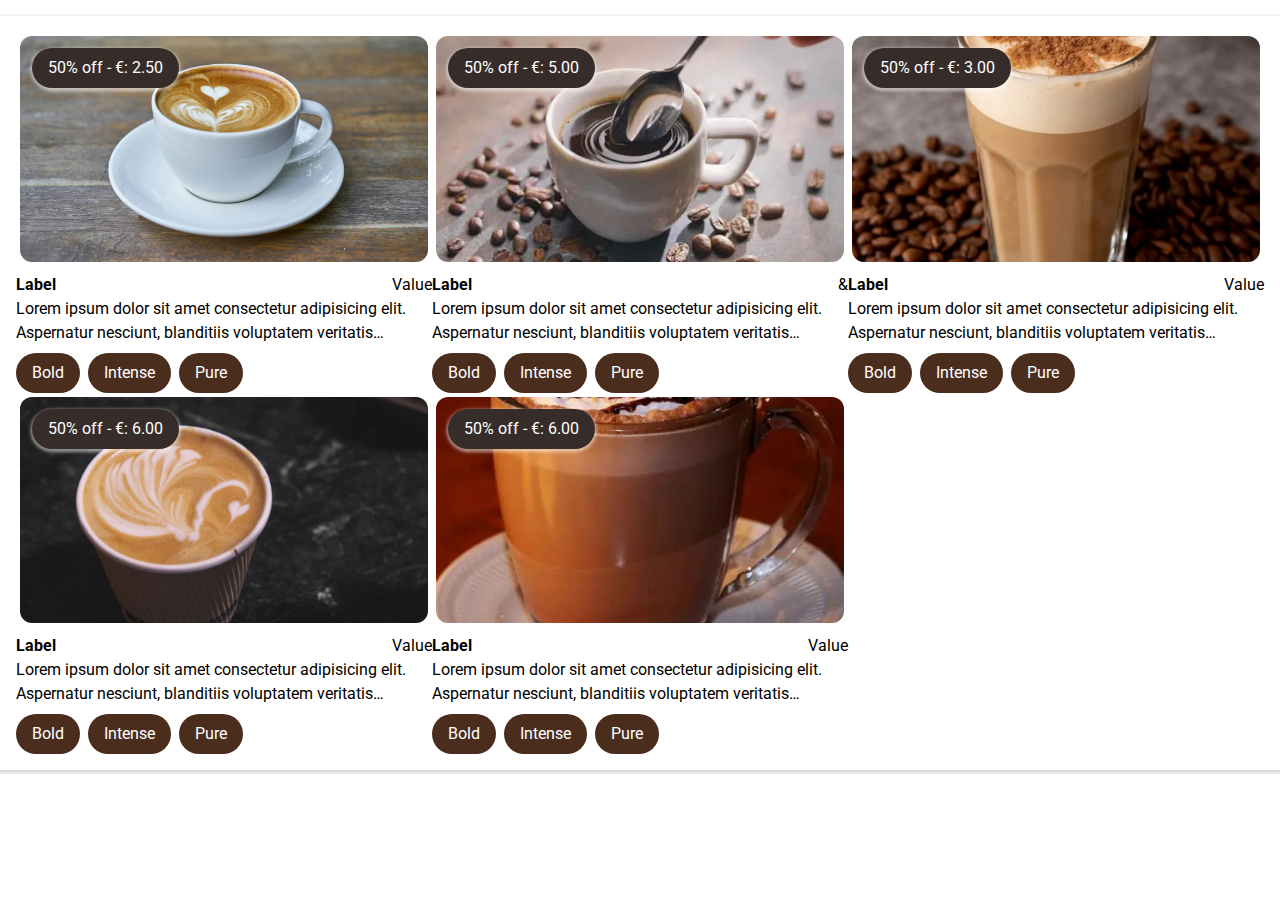
<file: coffee/index.html>
<!DOCTYPE html>
<html lang="en">
<head>
    <meta charset="UTF-8">
    <meta name="viewport" content="width=device-width, initial-scale=1.0">
    
    <link rel="stylesheet" href="style.css">
    
    <title>Coffee Shop</title>
</head>
<body>
    
    <main class="container">
        
        <section class="d-grid grid-3col">
            
            <!--A column for a product-->
            <div class="col">
                <figure class="product-image">
                    <img src="assets/coffee-cup.jpg" alt="">
                    <figcaption class="product-tag"> 50% off - &euro;: 2.50 </figcaption>
                </figure>
                
                <div class="d-flex flex-between">
                    <strong>Label</strong>
                    <span>Value</span>
                </div>
                
                <p class="line-2">Lorem ipsum dolor sit amet consectetur adipisicing elit. Aspernatur nesciunt, blanditiis voluptatem veritatis molestias, voluptates adipisci totam modi aperiam facere dolorem! Commodi, neque! Odio tempore alias soluta? Harum, adipisci reiciendis.</p>
                
                <div class="tags">
                    <a href="#" class="tag-item">Bold</a>
                    <a href="#" class="tag-item">Intense</a>
                    <a href="#" class="tag-item">Pure</a>
                </div>
            </div>
            
            <div class="col">
                <figure class="product-image">
                    <img src="assets/OIP.webp" alt="">
                    <figcaption class="product-tag"> 50% off - &euro;: 5.00 </figcaption>
                </figure>
                
                <div class="d-flex flex-between">
                    <strong>Label</strong>
                    <span>&</span>
                </div>
                
                <p class="line-2">Lorem ipsum dolor sit amet consectetur adipisicing elit. Aspernatur nesciunt, blanditiis voluptatem veritatis molestias, voluptates adipisci totam modi aperiam facere dolorem! Commodi, neque! Odio tempore alias soluta? Harum, adipisci reiciendis.</p>
                
                <div class="tags">
                    <a href="#" class="tag-item">Bold</a>
                    <a href="#" class="tag-item">Intense</a>
                    <a href="#" class="tag-item">Pure</a>
                </div>
            </div>
            
            <div class="col">
                <figure class="product-image">
                    <img src="assets/cappucino.webp" alt="">
                    <figcaption class="product-tag"> 50% off - &euro;: 3.00 </figcaption>
                </figure>
                
                <div class="d-flex flex-between">
                    <strong>Label</strong>
                    <span>Value</span>
                </div>
                
                <p class="line-2">Lorem ipsum dolor sit amet consectetur adipisicing elit. Aspernatur nesciunt, blanditiis voluptatem veritatis molestias, voluptates adipisci totam modi aperiam facere dolorem! Commodi, neque! Odio tempore alias soluta? Harum, adipisci reiciendis.</p>
                
                <div class="tags">
                    <a href="#" class="tag-item">Bold</a>
                    <a href="#" class="tag-item">Intense</a>
                    <a href="#" class="tag-item">Pure</a>
                </div>
            </div>
            
            <div class="col">
                <figure class="product-image">
                    <img src="assets/cafe-latte-quand.jpg" alt="">
                    <figcaption class="product-tag"> 50% off - &euro;: 6.00 </figcaption>
                </figure>
                
                <div class="d-flex flex-between">
                    <strong>Label</strong>
                    <span>Value</span>
                </div>
                
                <p class="line-2">Lorem ipsum dolor sit amet consectetur adipisicing elit. Aspernatur nesciunt, blanditiis voluptatem veritatis molestias, voluptates adipisci totam modi aperiam facere dolorem! Commodi, neque! Odio tempore alias soluta? Harum, adipisci reiciendis.</p>
                
                <div class="tags">
                    <a href="#" class="tag-item">Bold</a>
                    <a href="#" class="tag-item">Intense</a>
                    <a href="#" class="tag-item">Pure</a>
                </div>
            </div>
            
            <div class="col">
                <figure class="product-image">
                    <img src="assets/mocha.webp" alt="">
                    <figcaption class="product-tag"> 50% off - &euro;: 6.00 </figcaption>
                </figure>
                
                <div class="d-flex flex-between">
                    <strong>Label</strong>
                    <span>Value</span>
                </div>
                
                <p class="line-2">Lorem ipsum dolor sit amet consectetur adipisicing elit. Aspernatur nesciunt, blanditiis voluptatem veritatis molestias, voluptates adipisci totam modi aperiam facere dolorem! Commodi, neque! Odio tempore alias soluta? Harum, adipisci reiciendis.</p>
                
                <div class="tags">
                    <a href="#" class="tag-item">Bold</a>
                    <a href="#" class="tag-item">Intense</a>
                    <a href="#" class="tag-item">Pure</a>
                </div>
            </div>
        </section>
    </main>
    
    
    
    
    
</body>
</html>
</file>
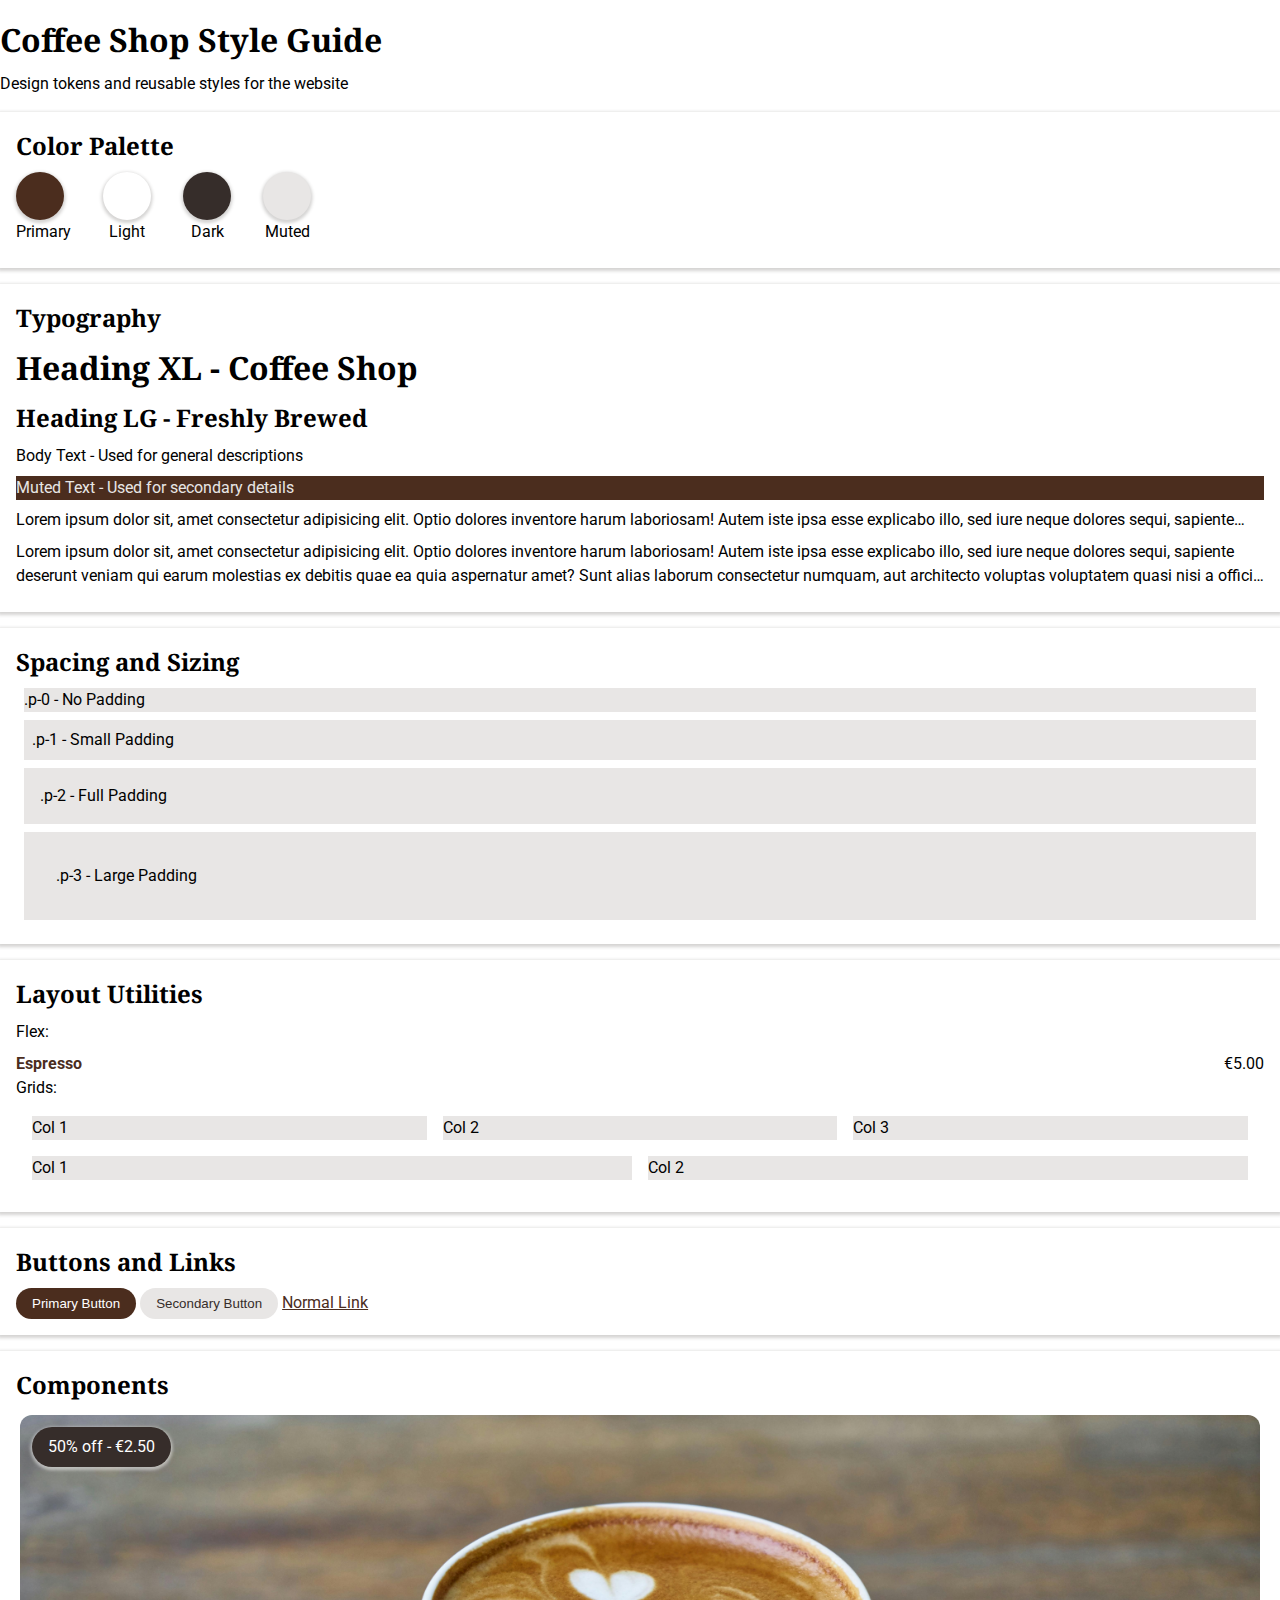
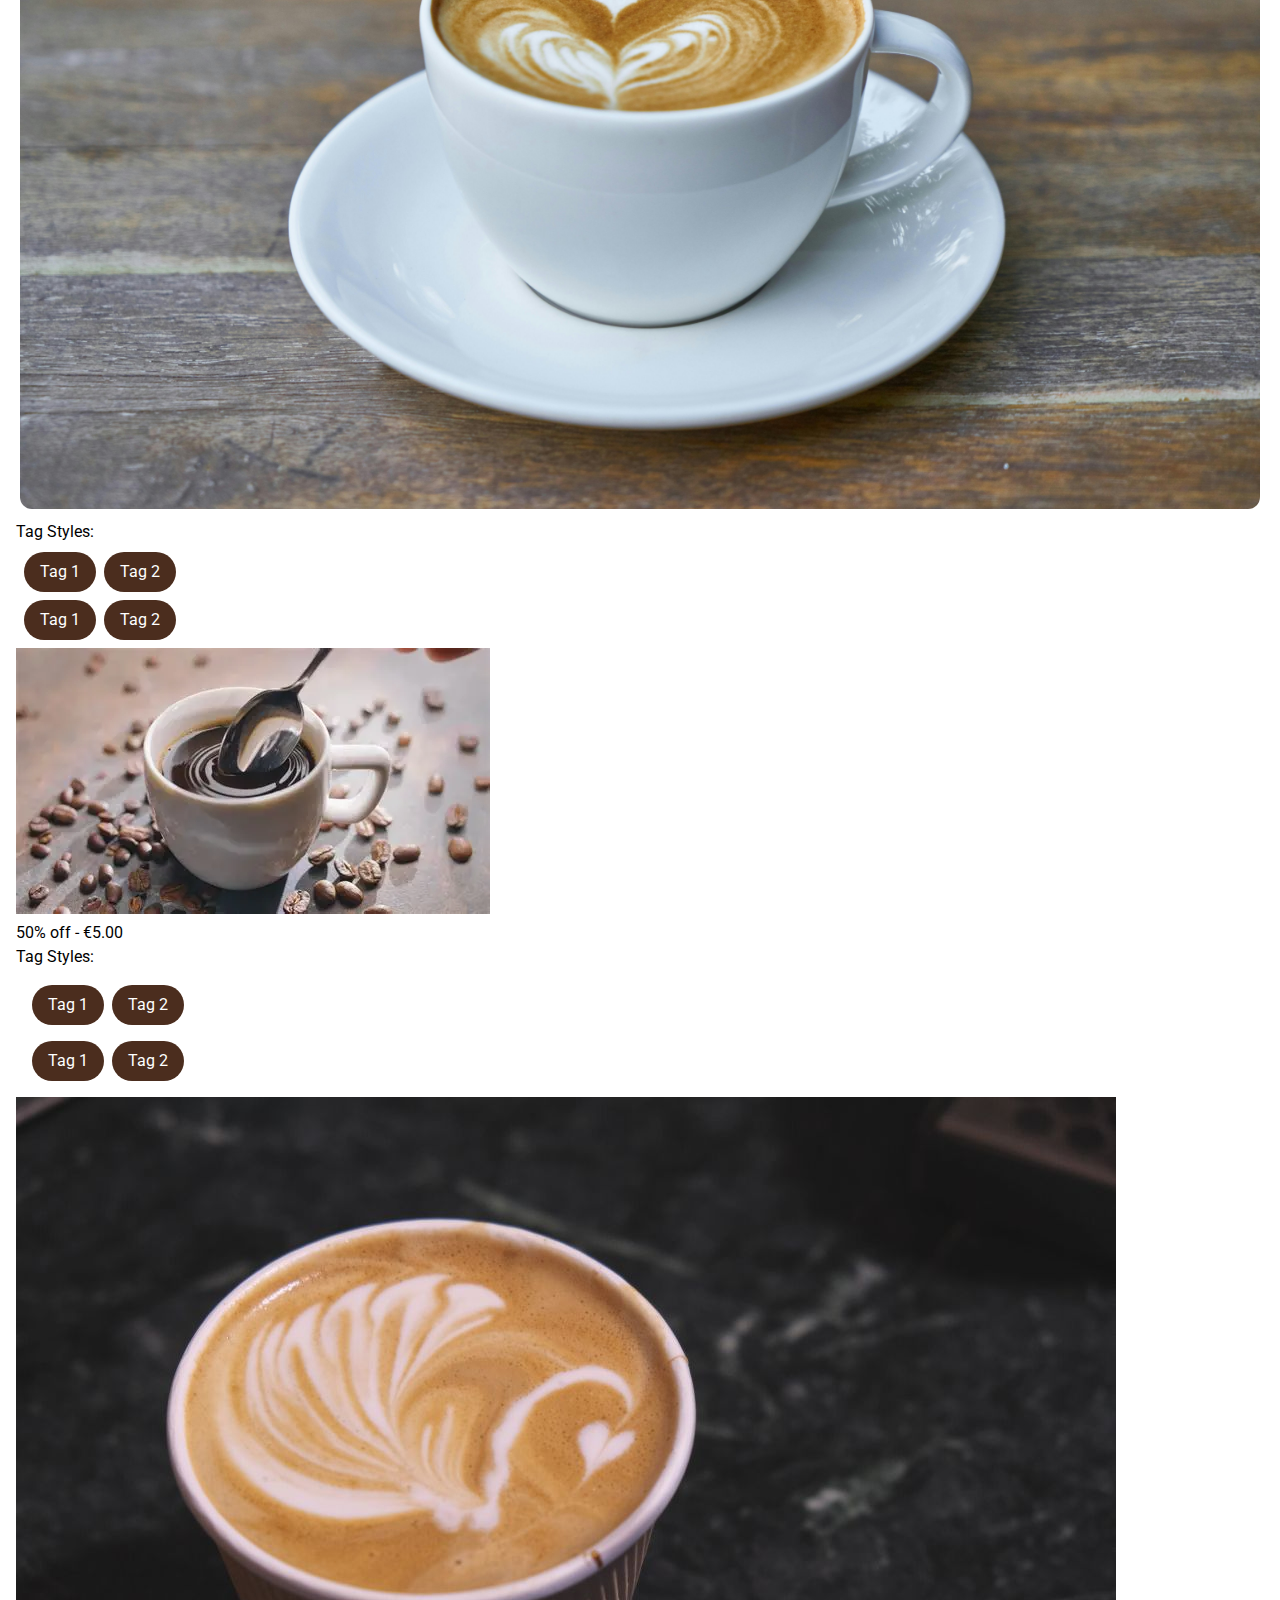
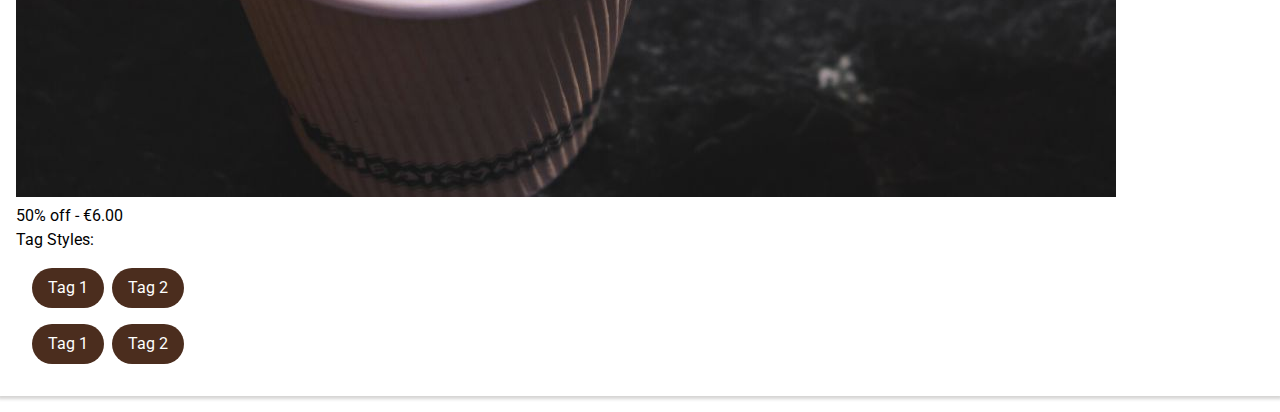
<file: coffee/style-guide.html>
<!DOCTYPE html>
<html lang="en">
<head>
    <meta charset="UTF-8">
    <meta name="viewport" content="width=device-width, initial-scale=1.0">
    
    <link rel="stylesheet" href="style.css">
    
    <title>Coffee Shop Style Guide</title>
</head>
<body>
    
    <!--Unique Website Content-->
    <main class="container">
        <h1>Coffee Shop Style Guide</h1>
        <p>Design tokens and reusable styles for the website</p>
        
        <section>
            <h2>Color Palette</h2>
            
            <article class="swatches gap-3">
                
                <!--Color Swatch-->
                <div class="swatch">
                    <div class="swatch-value bg-primary"></div>
                    <p class="swatch-name">Primary</p>
                </div>
                
                <!--Color Swatch-->
                <div class="swatch">
                    <div class="swatch-value bg-light"></div>
                    <p class="swatch-name">Light</p>
                </div>
                
                <!--Color Swatch-->
                <div class="swatch">
                    <div class="swatch-value bg-dark"></div>
                    <p class="swatch-name">Dark</p>
                </div>
                
                <!--Color Swatch-->
                <div class="swatch">
                    <div class="swatch-value bg-muted"></div>
                    <p class="swatch-name">Muted</p>
                </div>
                
            </article>
        </section>
        
        <section>
            <h2>Typography</h2>
            
            <h1 class="heading-xl"> Heading XL - Coffee Shop</h1>
            <h2 class="heading-lg"> Heading LG - Freshly Brewed</h2>
            <p>Body Text - Used for general descriptions</p>
            <p class="bg-primary text-muted">Muted Text - Used for secondary details</p>

            <p class="line-1">Lorem ipsum dolor sit, amet consectetur adipisicing elit. Optio dolores inventore harum laboriosam! Autem iste ipsa esse explicabo illo, sed iure neque dolores sequi, sapiente deserunt veniam qui earum molestias ex debitis quae ea quia aspernatur amet? Sunt alias laborum consectetur numquam, aut architecto voluptas voluptatem quasi nisi a officia provident quis, recusandae cupiditate id sint perferendis consequuntur iusto pariatur commodi? Suscipit unde tempore sed quam necessitatibus iure qui error voluptates pariatur perspiciatis repellat illo molestiae corporis culpa voluptatem molestias sequi, veniam dignissimos nisi hic. Sit, odio ipsum consectetur delectus asperiores minima magni et dolor suscipit, ad illo repellat eveniet!</p>
            <p class="line-2">Lorem ipsum dolor sit, amet consectetur adipisicing elit. Optio dolores inventore harum laboriosam! Autem iste ipsa esse explicabo illo, sed iure neque dolores sequi, sapiente deserunt veniam qui earum molestias ex debitis quae ea quia aspernatur amet? Sunt alias laborum consectetur numquam, aut architecto voluptas voluptatem quasi nisi a officia provident quis, recusandae cupiditate id sint perferendis consequuntur iusto pariatur commodi? Suscipit unde tempore sed quam necessitatibus iure qui error voluptates pariatur perspiciatis repellat illo molestiae corporis culpa voluptatem molestias sequi, veniam dignissimos nisi hic. Sit, odio ipsum consectetur delectus asperiores minima magni et dolor suscipit, ad illo repellat eveniet!</p>
        </section>


        <section>
            <h2>Spacing and Sizing</h2>

            <div class="p-0 bg-muted m-1">
                .p-0 - No Padding
            </div>

            <div class="p-1 bg-muted m-1">
                .p-1 - Small Padding
            </div>

            <div class="p-2 bg-muted m-1">
                .p-2 - Full Padding
            </div>

            <div class="p-3 bg-muted m-1">
                .p-3 - Large Padding
            </div>
                
        </section>

        <section>
            <h2>Layout Utilities</h2>

            <p>Flex:</p>
            <div class="d-flex flex-between">
                <strong class="text-primary">Espresso</strong>
                <span>&euro;5.00</span>
            </div>

            <p>Grids:</p>
            <div class="d-grid grid-3col gap-2 m-2">
                <div class="bg-muted">Col 1</div>
                <div class="bg-muted">Col 2</div>
                <div class="bg-muted">Col 3</div>
            </div>

            <div class="d-grid grid-2col gap-2 m-2">
                <div class="bg-muted">Col 1</div>
                <div class="bg-muted">Col 2</div>
            </div>

        </section>

        <section>
            <h2>Buttons and Links</h2>

            <button class="btn btn-primary">Primary Button</button>
            <button class="btn btn-secondary">Secondary Button</button>
            <a href="#" class="link">Normal Link</a>
        </section>

        <section>
            <h2>Components</h2>

            <figure class="product-image">
                <img src="assets/coffee-cup.jpg" alt="">
                <figcaption class="product-tag">50% off - &euro;2.50</figcaption>
            </figure>

            <p>Tag Styles:</p>
            <ul class="tags m-1">
                <li class="tag-item">Tag 1</li>
                <li class="tag-item">Tag 2</li>
            </ul>

            <div class="tags m-1">
                <a href="#" class="tag-item">Tag 1</a>
                <a href="#" class="tag-item">Tag 2</a>
            </div>

            <figure class="product-image"></figure>
                <img src="assets/OIP.webp" alt="">
                <figcaption class="product-tag">50% off - &euro;5.00 </figcaption>
            </figure>

            <p>Tag Styles:</p>
            <ul class="tags m-2">
                <li class="tag-item">Tag 1</li>
                <li class="tag-item">Tag 2</li>
            </ul>

            <div class="tags m-2">
                <a href="#" class="tag-item">Tag 1</a>
                <a href="#" class="tag-item">Tag 2</a>
            </div>

            <figure class="product-image"></figure>
                <img src="assets/cafe-latte-quand.jpg" alt="">
                <figcaption class="product-tag">50% off - &euro;6.00 </figcaption>
            </figure>

            <p>Tag Styles:</p>
            <ul class="tags m-2">
                <li class="tag-item">Tag 1</li>
                <li class="tag-item">Tag 2</li>
            </ul>

            <div class="tags m-2">
                <a href="#" class="tag-item">Tag 1</a>
                <a href="#" class="tag-item">Tag 2</a>
            </div>
            
        </section>
    </main>
    
</body>
</html>
</file>
<file: coffee/style.css>
@import url('https://fonts.googleapis.com/css2?family=Noto+Serif:ital,wght@0,100..900;1,100..900&family=Roboto:ital,wght@0,100..900;1,100..900&display=swap');

/* CSS Variables */
:root {
    --primary: #4b2d1e;
    --primary-tint: #734f3d;
    --primary-shade: #30190d;

    --dark: #362d2a;
    --light: #ffffff;

    --muted: #e8e6e5;
    --muted-tint: #f8f6f5;
    --muted-shade: #d8d6d5;

    --shadow-dark: 0 0.1rem 0.2rem 0.1rem rgba(45, 40, 35, 0.2);
    --shadow-light: 0 0.1rem 0.2rem 0.1rem rgba(255, 255, 255, 0.5);

    --font-normal: Roboto, Arial, sans-serif;
    --font-heading: 'Noto Serif', serif;

    --space-0: 0;
    --space-1: 0.5rem;
    --space-2: 1rem;
    --space-3: 2rem;
}

/* CSS Reset - Targets Everything */
* {
    box-sizing: border-box;
    margin: 0;
    padding: 0;
}

body {
    font-family: var(--font-normal);
    line-height: 1.5;
}

h1, h2, h3, h4, h5, h6 {
    font-family: var(--font-heading);
    margin-bottom: 0.5rem;
}

p {
    margin-bottom: 0.5rem;
}

/************************* BUTTONS *************************/
.btn {
    border: none;
    border-radius: 1rem;

    padding: var(--space-1) var(--space-2);

    cursor: pointer;
}

.btn-primary {
    background-color: var(--primary);
    color: var(--light)
}
.btn-primary:hover {
    background-color: var(--primary-tint);
}
.btn-primary:active {
    background-color: var(--primary-shade);
}

.btn-secondary {
    background-color: var(--muted);
    color: var(--dark);
}
.btn-secondary:hover {
    background-color: var(--muted-tint);
}
.btn-secondary:active {
    background-color: var(--muted-shade);
}

.link {
    color: var(--primary);
    text-decoration: underline;
}
.link:hover {
    color: var(--primary-tint);
}

/************************* COLOR *************************/
.bg-primary { background-color: var(--primary); }
.bg-dark { background-color: var(--dark); }
.bg-light { background-color: var(--light); }
.bg-muted { background-color: var(--muted); }

.text-primary { color: var(--primary); }
.text-dark { color: var(--dark); }
.text-light { color: var(--light); }
.text-muted { color: var(--muted); }

/************************* COMPONENTS *************************/
.product-image {
    position: relative;
    /* tells all children that this is the parent */
}
.product-image img {
    aspect-ratio: 16 / 9;
    width: 100%;

    object-fit: cover;

    border: 4px solid var(--light);
    border-radius: var(--space-2);
}
.product-image .product-tag {
    background-color: var(--dark);
    color: var(--light);
    box-shadow: var(--shadow-light);

    padding: var(--space-1) var(--space-2);
    border-radius: var(--space-3);

    position: absolute;
    left: var(--space-2);
    top: var(--space-2);
}

.tags {
    display: flex;
    list-style: none;
    gap: var(--space-1)
}
.tags .tag-item {
    background-color: var(--primary);
    color: var(--light);

    text-decoration: none;

    padding: var(--space-1) var(--space-2);
    border-radius: var(--space-3);
}

/************************* LAYOUT *************************/
.container {
    max-width: 1280px;
    margin: var(--space-2) auto;
}
.container section {
    box-shadow: var(--shadow-dark);

    padding: var(--space-2);
    margin-top: var(--space-2);
}

.d-flex { display: flex; }
.d-grid { display: grid; }

.flex-between { justify-content: space-between; }

.grid-3col { grid-template-columns: repeat(3, 1fr); }
.grid-2col { grid-template-columns: repeat(2, 1fr); }

/************************* SPACING *************************/
.p-0 { padding: var(--space-0); }
.p-1 { padding: var(--space-1); }
.p-2 { padding: var(--space-2); }
.p-3 { padding: var(--space-3); }

.m-0 { margin: var(--space-0); }
.m-1 { margin: var(--space-1); }
.m-2 { margin: var(--space-2); }
.m-3 { margin: var(--space-3); }

.gap-0 { gap: var(--space-0); }
.gap-1 { gap: var(--space-1); }
.gap-2 { gap: var(--space-2); }
.gap-3 { gap: var(--space-3); }

/************************* SWATCHES *************************/
.swatches {
    display: flex;
}

.swatch .swatch-value {
    border-radius: 100%;
    aspect-ratio: 1 / 1;
    width: 3rem; /* Root font size: 16px */

    box-shadow: var(--shadow-dark);
}

.swatch .swatch-name {
    text-align: center;
}

/************************* TEXT *************************/
.line-1 {
    display: -webkit-box;
    -webkit-box-orient: vertical;
    -webkit-line-clamp: 1;
    line-clamp: 1;

    height: 1.5em;
    overflow: clip;
    text-overflow: ellipsis;
}

.line-2 {
    display: -webkit-box;
    -webkit-box-orient: vertical;
    -webkit-line-clamp: 2;
    line-clamp: 2;

    height: 3em;
    overflow: clip;
    text-overflow: ellipsis;
}
</file>
